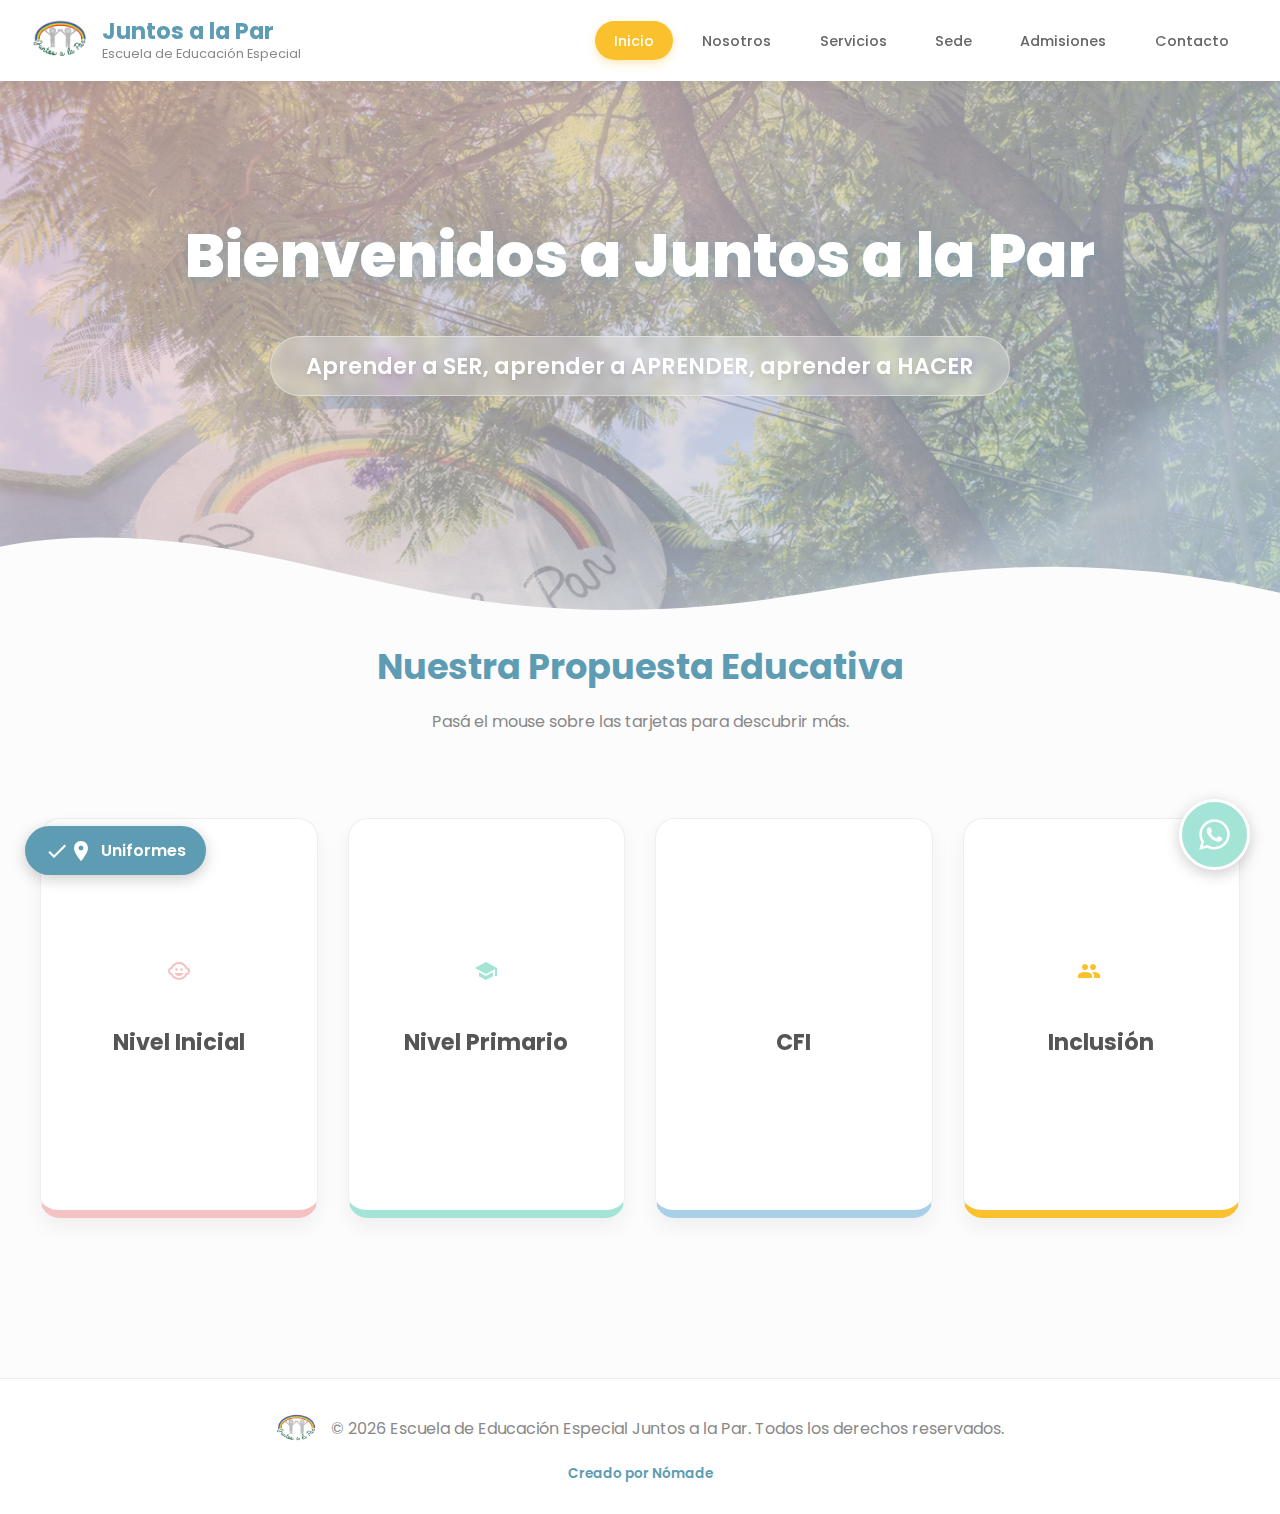
<file: index.html>
<!DOCTYPE html>
<html lang="es">
<head>
    <meta charset="UTF-8">
    <meta name="viewport" content="width=device-width, initial-scale=1.0">
    <title>Inicio - Juntos a la Par</title>
    <link rel="icon" href="img/logo.png" type="image/png">
    <link rel="stylesheet" href="style.css">
    <link href="https://fonts.googleapis.com/icon?family=Material+Icons" rel="stylesheet">
</head>
<body>

       <header>
    <a href="index.html" class="logo-container">
        <img src="img/logo.png" alt="Logo Juntos a la Par" class="logo-img-header">
        <div class="logo-texto">
            <h1>Juntos a la Par</h1>
            <span>Escuela de Educación Especial</span>
        </div>
    </a>
    
    <nav>
        <ul id="menu-lista">
            <li><a href="index"class="activo">Inicio</a></li>
            <li><a href="nosotros">Nosotros</a></li>
            <li><a href="servicios">Servicios</a></li>
            <li><a href="sede">Sede</a></li>
            <li><a href="admisiones">Admisiones</a></li>
            <li><a href="contacto">Contacto</a></li>
        </ul>
    </nav>
    
    <div class="hamburger" id="menu-toggle">
        <span class="bar"></span>
        <span class="bar"></span>
        <span class="bar"></span>
    </div>
</header>

    <div class="hero">
        <h2>Bienvenidos a Juntos a la Par</h2>
        <p>Aprender a SER, aprender a APRENDER, aprender a HACER</p>

        <div class="custom-shape-divider-bottom-1">
            <svg data-name="Layer 1" xmlns="http://www.w3.org/2000/svg" viewBox="0 0 1200 120" preserveAspectRatio="none">
                <path d="M321.39,56.44c58-10.79,114.16-30.13,172-41.86,82.39-16.72,168.19-17.73,250.45-.39C823.78,31,906.67,72,985.66,92.83c70.05,18.48,146.53,26.09,214.34,3V0H0V27.35A600.21,600.21,0,0,0,321.39,56.44Z" class="shape-fill"></path>
            </svg>
        </div>
    </div>

    <main>
        <h2 class="titulo-seccion">Nuestra Propuesta Educativa</h2>
        <p class="subtitulo-seccion">Pasá el mouse sobre las tarjetas para descubrir más.</p>

        <section class="tarjetas-container">

            <div class="flip-card">
                <div class="flip-card-inner">
                    <div class="flip-card-front borde-rosa">
                        <span class="material-icons icono-tarjeta" style="color: var(--color-rosa);">child_care</span>
                        <h3>Nivel Inicial</h3>
                    </div>
                    <div class="flip-card-back bg-inicial">
                        <h3>Nivel Inicial</h3>
                        <p>Atención en Sede e Inclusión Educativa.</p>
                        <p>Jornada simple.</p>
                        <p>Contención y aprendizaje desde los primeros pasos.</p>
                    </div>
                </div>
            </div>

            <div class="flip-card">
                <div class="flip-card-inner">
                    <div class="flip-card-front borde-verde">
                        <span class="material-icons icono-tarjeta" style="color: var(--color-verde);">school</span>
                        <h3>Nivel Primario</h3>
                    </div>
                    <div class="flip-card-back bg-primaria">
                        <h3>Primaria 1° y 2° ciclo</h3>
                        <p>Abordaje integral pedagógico.</p>
                        <p>Articulación con talleres de Iniciación Laboral en 2° ciclo.</p>
                        <p>Jornada simple o doble.</p>
                    </div>
                </div>
            </div>

            <div class="flip-card">
                <div class="flip-card-inner">
                    <div class="flip-card-front borde-azul">
                        <span class="material-icons icono-tarjeta" style="color: var(--color-azul);">engineering</span>
                        <h3>CFI</h3>
                    </div>
                    <div class="flip-card-back bg-cfi">
                        <h3>Formación Integral</h3>
                        <p>Para adolescentes y jóvenes.</p>
                        <p>Talleres de sublimación, cerámica, cocina y huerta.</p>
                        <p>Preparación para el mundo del trabajo.</p>
                    </div>
                </div>
            </div>

            <div class="flip-card">
                <div class="flip-card-inner">
                    <div class="flip-card-front borde-amarillo">
                        <span class="material-icons icono-tarjeta" style="color: var(--color-amarillo);">groups</span>
                        <h3>Inclusión</h3>
                    </div>
                    <div class="flip-card-back bg-inclusion">
                        <h3>Inclusión Educativa</h3>
                        <p>Acompañamiento en Escuelas de Nivel.</p>
                        <p>Docentes de Apoyo (DAI).</p>
                        <p>Trabajo en equipo con las instituciones.</p>
                    </div>
                </div>
            </div>

        </section>
    </main>

    <a href="https://wa.me/5491131419499" class="btn-whatsapp-flotante" target="_blank">
        <svg xmlns="http://www.w3.org/2000/svg" viewBox="0 0 448 512"><path d="M380.9 97.1C339 55.1 283.2 32 223.9 32c-122.4 0-222 99.6-222 222 0 39.1 10.2 77.3 29.6 111L0 480l117.7-30.9c32.4 17.7 68.9 27 106.1 27h.1c122.3 0 224.1-99.6 224.1-222 0-59.3-25.2-115-67.1-157zm-157 341.6c-33.2 0-65.7-8.9-94-25.7l-6.7-4-69.8 18.3L72 359.2l-4.4-7c-18.5-29.4-28.2-63.3-28.2-98.2 0-101.7 82.8-184.5 184.6-184.5 49.3 0 95.6 19.2 130.4 54.1 34.8 34.9 56.2 81.2 56.1 130.5 0 101.8-84.9 184.6-186.6 184.6zm101.2-138.2c-5.5-2.8-32.8-16.2-37.9-18-5.1-1.9-8.8-2.8-12.5 2.8-3.7 5.6-14.3 18-17.6 21.8-3.2 3.7-6.5 4.2-12 1.4-32.6-16.3-54-29.1-75.5-66-5.7-9.8 5.7-9.1 16.3-30.3 1.8-3.7 .9-6.9-.5-9.7-1.4-2.8-12.5-30.1-17.1-41.2-4.5-10.8-9.1-9.3-12.5-9.5-3.2-.2-6.9-.2-10.6-.2-3.7 0-9.7 1.4-14.8 6.9-5.1 5.6-19.4 19-19.4 46.3 0 27.3 19.9 53.7 22.6 57.4 2.8 3.7 39.1 59.7 94.8 83.8 35.2 15.2 49 16.5 66.6 13.9 10.7-1.6 32.8-13.4 37.4-26.4 4.6-13 4.6-24.1 3.2-26.4-1.3-2.5-5-3.9-10.5-6.6z"/></svg>
    </a>

   <footer>
    <div class="footer-linea-superior">
        <img src="img/logo.png" alt="Logo Juntos a la Par" class="logo-img-footer">
        <span>© 2026 Escuela de Educación Especial Juntos a la Par. Todos los derechos reservados.</span>
    </div>
    
    <div class="footer-creditos">
        <a href="https://www.somosnomade.com.ar/" target="_blank">Creado por Nómade</a>
    </div>
</footer>
<script>
    const menuToggle = document.getElementById('menu-toggle');
    const menuLista = document.getElementById('menu-lista');

    menuToggle.addEventListener('click', () => {
        menuLista.classList.toggle('activo');
    });
</script>
<a href="uniformes" class="btn-flotante-uniformes">
        <span class="material-icons">checkroom</span>
        <span class="texto-btn-uniformes">Uniformes</span>
    </a>
</body> </html>
</body>

</html>
</file>
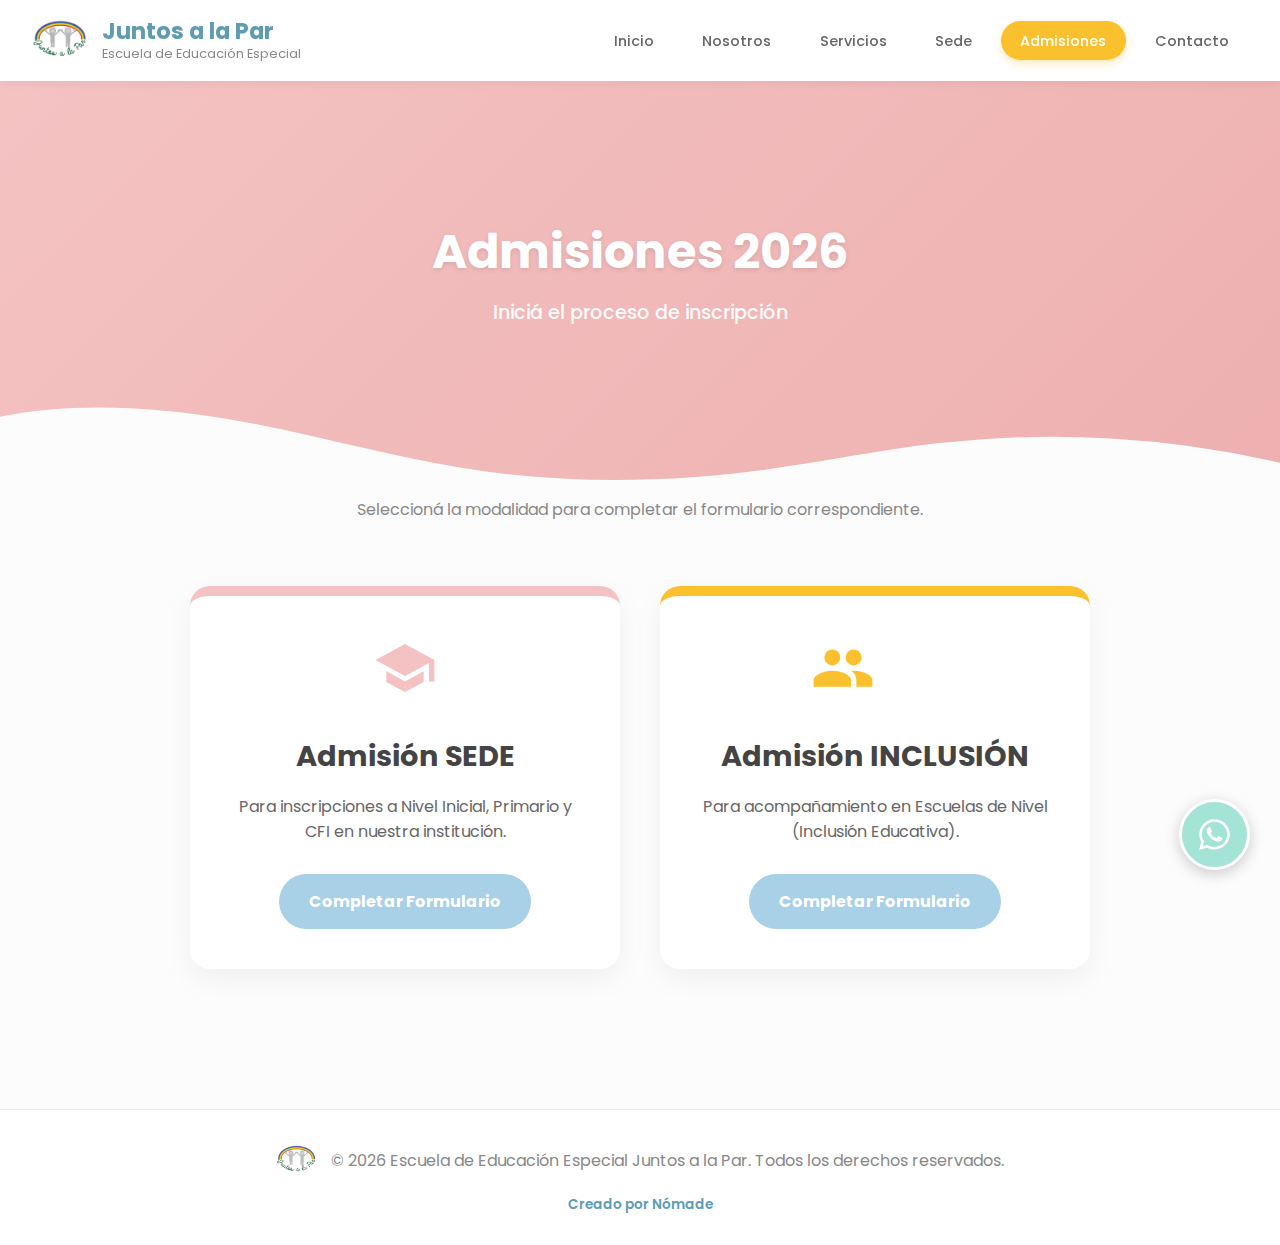
<file: admisiones.html>
<!DOCTYPE html>
<html lang="es">
<head>
    <meta charset="UTF-8">
    <meta name="viewport" content="width=device-width, initial-scale=1.0">
    <title>Admisiones 2026 - Juntos a la Par</title>
    <link rel="icon" href="img/logo.png" type="image/png">
    <link rel="stylesheet" href="style.css">
    <link href="https://fonts.googleapis.com/icon?family=Material+Icons" rel="stylesheet">
    <style>
        /* Estilos de las tarjetas de admisión */
        .grid-admision {
            display: grid;
            grid-template-columns: 1fr 1fr;
            gap: 40px;
            max-width: 900px;
            margin: 0 auto;
        }
        .card-admision {
            background: white;
            border-radius: 20px;
            padding: 40px;
            text-align: center;
            box-shadow: 0 10px 30px rgba(0,0,0,0.05);
            transition: 0.3s;
            border-top: 10px solid #ccc;
        }
        .card-admision:hover { transform: translateY(-5px); box-shadow: 0 15px 40px rgba(0,0,0,0.1); }
        
        .card-admision h3 { font-size: 1.8rem; margin-bottom: 10px; color: #444; }
        .card-admision p { color: #666; margin-bottom: 30px; }

        .btn-abrir-form {
            display: inline-block;
            padding: 15px 30px;
            background-color: var(--color-azul);
            color: white;
            text-decoration: none;
            border-radius: 50px;
            font-weight: bold;
            cursor: pointer;
            transition: 0.3s;
        }
        .btn-abrir-form:hover { background-color: #8bbdd6; transform: scale(1.05); }

        .borde-sede { border-color: var(--color-rosa); }
        .borde-inclusion { border-color: var(--color-amarillo); }

        @media (max-width: 768px) { .grid-admision { grid-template-columns: 1fr; } }
    </style>
</head>
<body>

      <header>
    <a href="index.html" class="logo-container">
        <img src="img/logo.png" alt="Logo Juntos a la Par" class="logo-img-header">
        <div class="logo-texto">
            <h1>Juntos a la Par</h1>
            <span>Escuela de Educación Especial</span>
        </div>
    </a>
    
    <nav>
        <ul id="menu-lista">
            <li><a href="index.html">Inicio</a></li>
            <li><a href="nosotros.html">Nosotros</a></li>
            <li><a href="servicios.html">Servicios</a></li>
            <li><a href="sede.html">Sede</a></li>
            <li><a href="admisiones.html"class="activo">Admisiones</a></li>
            <li><a href="contacto.html">Contacto</a></li>
        </ul>
    </nav>
    
    <div class="hamburger" id="menu-toggle">
        <span class="bar"></span>
        <span class="bar"></span>
        <span class="bar"></span>
    </div>
</header>

    <div class="hero-inner" style="background: linear-gradient(135deg, #F4C2C2, #eeb0b0);">
        <h2>Admisiones 2026</h2>
        <p>Iniciá el proceso de inscripción</p>
        <div class="custom-shape-divider-bottom-1">
            <svg data-name="Layer 1" xmlns="http://www.w3.org/2000/svg" viewBox="0 0 1200 120" preserveAspectRatio="none">
                <path d="M321.39,56.44c58-10.79,114.16-30.13,172-41.86,82.39-16.72,168.19-17.73,250.45-.39C823.78,31,906.67,72,985.66,92.83c70.05,18.48,146.53,26.09,214.34,3V0H0V27.35A600.21,600.21,0,0,0,321.39,56.44Z" class="shape-fill"></path>
            </svg>
        </div>
    </div>

    <main>
        <p class="subtitulo-seccion">Seleccioná la modalidad para completar el formulario correspondiente.</p>

        <div class="grid-admision">
            <div class="card-admision borde-sede">
                <span class="material-icons" style="font-size: 4rem; color: var(--color-rosa);">school</span>
                <h3>Admisión SEDE</h3>
                <p>Para inscripciones a Nivel Inicial, Primario y CFI en nuestra institución.</p>
                <div class="btn-abrir-form" onclick="abrirModal('modalSede')">Completar Formulario</div>
            </div>

            <div class="card-admision borde-inclusion">
                <span class="material-icons" style="font-size: 4rem; color: var(--color-amarillo);">groups</span>
                <h3>Admisión INCLUSIÓN</h3>
                <p>Para acompañamiento en Escuelas de Nivel (Inclusión Educativa).</p>
                <div class="btn-abrir-form" onclick="abrirModal('modalInclusion')">Completar Formulario</div>
            </div>
        </div>
    </main>

    <div id="modalSede" class="modal-overlay">
        <div class="modal-contenido">
            <span class="cerrar-modal" onclick="cerrarModal('modalSede')">&times;</span>
            <iframe class="iframe-container" src="https://docs.google.com/forms/d/e/1FAIpQLSdl8ovUE-dqh77HlB_yPuUBE2BPqcUks_4c6uuK98f8MN0ztQ/viewform?embedded=true">Cargando…</iframe>
        </div>
    </div>

    <div id="modalInclusion" class="modal-overlay">
        <div class="modal-contenido">
            <span class="cerrar-modal" onclick="cerrarModal('modalInclusion')">&times;</span>
            <iframe class="iframe-container" src="https://docs.google.com/forms/d/e/1FAIpQLScASCCdtsHdtinxKluHUAis06FYvACSCIF-iQbH3Ivu44VbtQ/viewform?embedded=true">Cargando…</iframe>
        </div>
    </div>

    <a href="https://wa.me/5491131419499" class="btn-whatsapp-flotante" target="_blank">
        <svg xmlns="http://www.w3.org/2000/svg" viewBox="0 0 448 512"><path d="M380.9 97.1C339 55.1 283.2 32 223.9 32c-122.4 0-222 99.6-222 222 0 39.1 10.2 77.3 29.6 111L0 480l117.7-30.9c32.4 17.7 68.9 27 106.1 27h.1c122.3 0 224.1-99.6 224.1-222 0-59.3-25.2-115-67.1-157zm-157 341.6c-33.2 0-65.7-8.9-94-25.7l-6.7-4-69.8 18.3L72 359.2l-4.4-7c-18.5-29.4-28.2-63.3-28.2-98.2 0-101.7 82.8-184.5 184.6-184.5 49.3 0 95.6 19.2 130.4 54.1 34.8 34.9 56.2 81.2 56.1 130.5 0 101.8-84.9 184.6-186.6 184.6zm101.2-138.2c-5.5-2.8-32.8-16.2-37.9-18-5.1-1.9-8.8-2.8-12.5 2.8-3.7 5.6-14.3 18-17.6 21.8-3.2 3.7-6.5 4.2-12 1.4-32.6-16.3-54-29.1-75.5-66-5.7-9.8 5.7-9.1 16.3-30.3 1.8-3.7 .9-6.9-.5-9.7-1.4-2.8-12.5-30.1-17.1-41.2-4.5-10.8-9.1-9.3-12.5-9.5-3.2-.2-6.9-.2-10.6-.2-3.7 0-9.7 1.4-14.8 6.9-5.1 5.6-19.4 19-19.4 46.3 0 27.3 19.9 53.7 22.6 57.4 2.8 3.7 39.1 59.7 94.8 83.8 35.2 15.2 49 16.5 66.6 13.9 10.7-1.6 32.8-13.4 37.4-26.4 4.6-13 4.6-24.1 3.2-26.4-1.3-2.5-5-3.9-10.5-6.6z"/></svg>
    </a>

    <footer>
    <div class="footer-linea-superior">
        <img src="img/logo.png" alt="Logo Juntos a la Par" class="logo-img-footer">
        <span>© 2026 Escuela de Educación Especial Juntos a la Par. Todos los derechos reservados.</span>
    </div>
    
    <div class="footer-creditos">
        <a href="https://www.somosnomade.com.ar" target="_blank">Creado por Nómade</a>
    </div>
</footer>

    <script>
        function abrirModal(id) { document.getElementById(id).style.display = 'flex'; }
        function cerrarModal(id) { document.getElementById(id).style.display = 'none'; }
        // Cerrar si se hace click afuera
        window.onclick = function(event) {
            if (event.target.classList.contains('modal-overlay')) {
                event.target.style.display = "none";
            }
        }
    </script>
    <script>
    const menuToggle = document.getElementById('menu-toggle');
    const menuLista = document.getElementById('menu-lista');

    menuToggle.addEventListener('click', () => {
        menuLista.classList.toggle('activo');
    });
</script>

</body> </html>
</body>

</html>
</file>
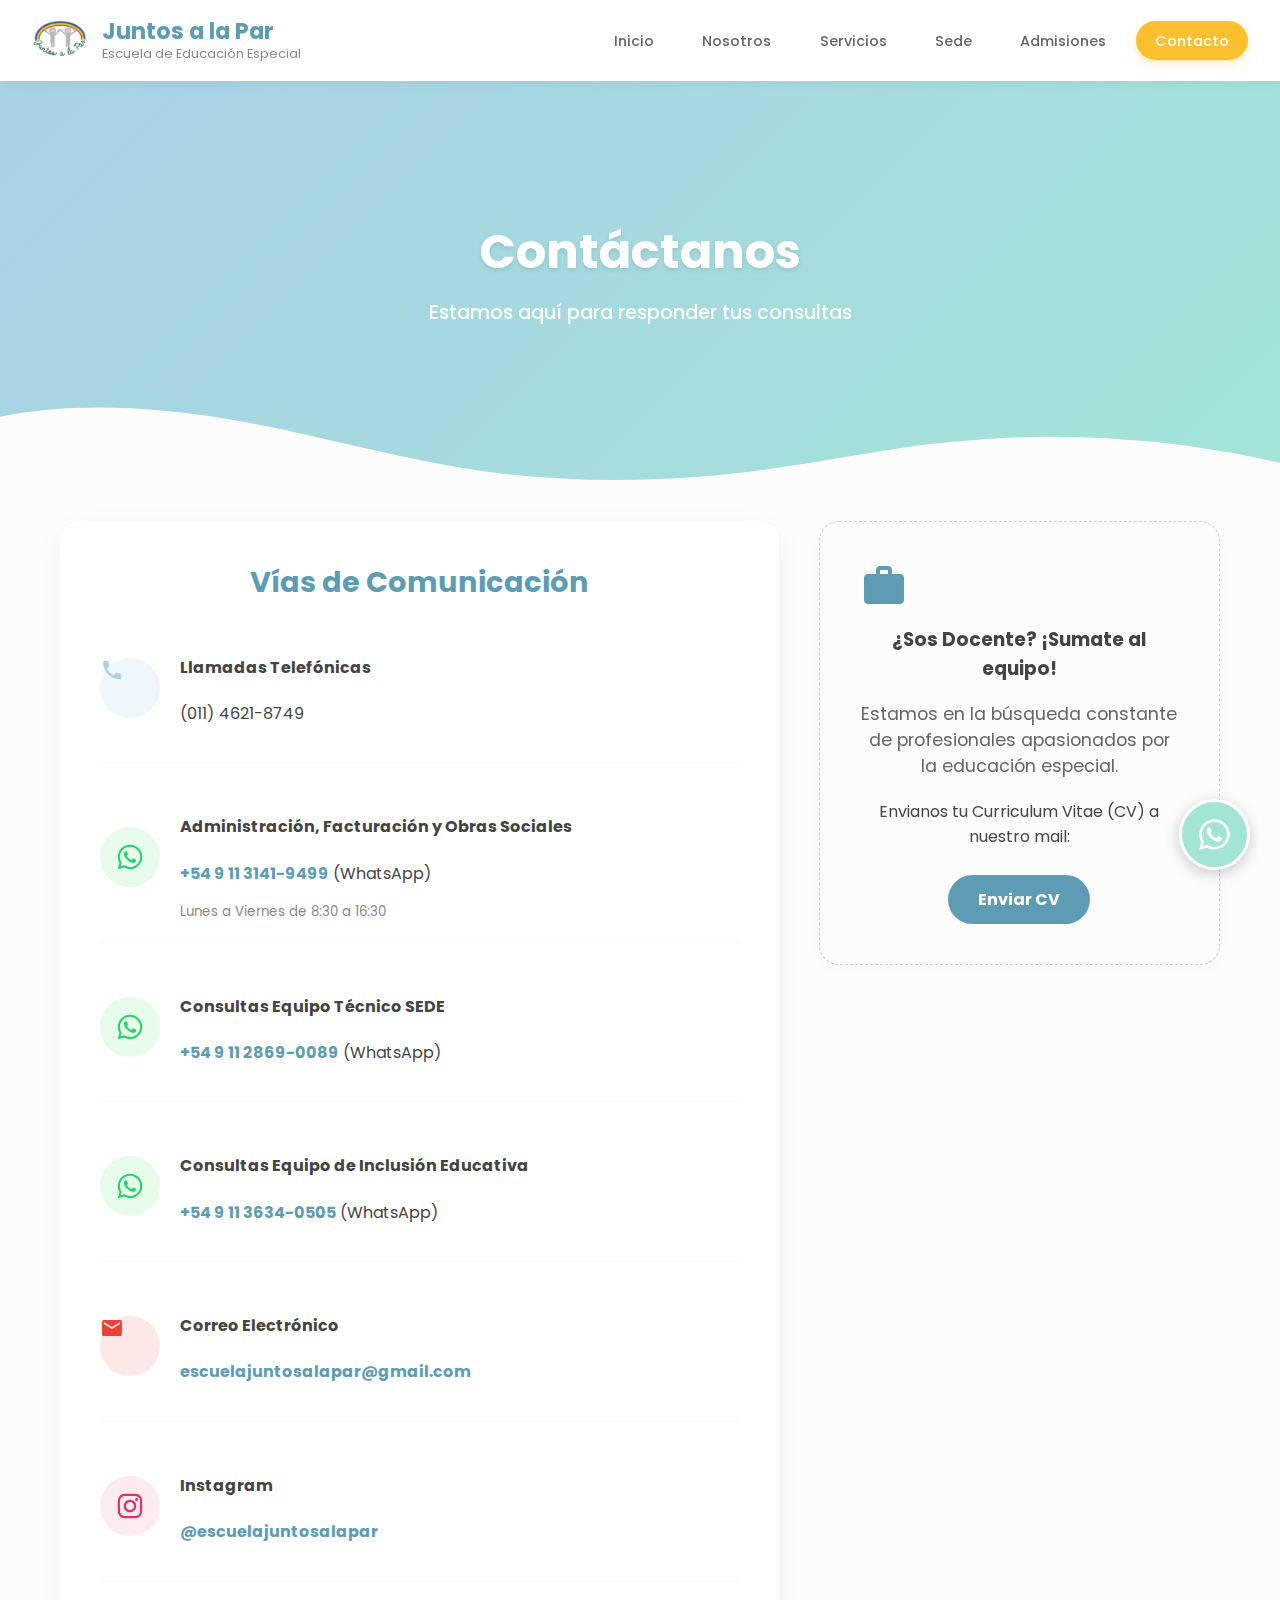
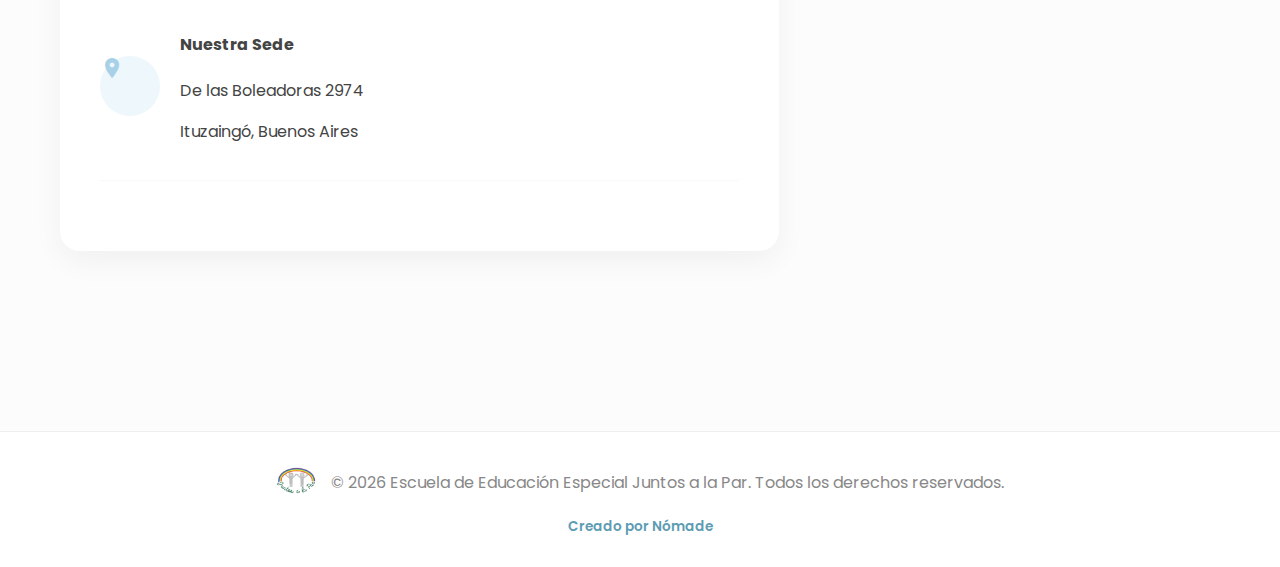
<file: contacto.html>
<!DOCTYPE html>
<html lang="es">
<head>
    <meta charset="UTF-8">
    <meta name="viewport" content="width=device-width, initial-scale=1.0">
    <title>Contacto - Juntos a la Par</title>
    <link rel="icon" href="img/logo.png" type="image/png">
    <link rel="stylesheet" href="style.css">
    <link href="https://fonts.googleapis.com/icon?family=Material+Icons" rel="stylesheet">
    
    <style>
        /* --- ESTILOS PARA LA DISTRIBUCIÓN Y ENLACES --- */
        .contenedor-contacto-layout {
            max-width: 1200px;
            margin: 0 auto;
            padding: 40px 20px;
            display: flex;
            flex-wrap: wrap; /* Permite que bajen si no hay espacio */
            gap: 40px;
            align-items: flex-start;
        }

        .columna-vias {
            flex: 2; /* Ocupa 2 partes del espacio (más ancho) */
            min-width: 300px;
            background: white;
            padding: 40px;
            border-radius: 20px;
            box-shadow: 0 10px 30px rgba(0,0,0,0.05);
        }

        .columna-cv {
            flex: 1; /* Ocupa 1 parte del espacio (más angosto) */
            min-width: 300px;
            background: #fcfcfc;
            padding: 40px;
            border-radius: 20px;
            text-align: center;
            border: 1px dashed #ccc;
            box-shadow: 0 5px 15px rgba(0,0,0,0.02);
            /* Le damos posición pegajosa (sticky) opcional para que acompañe si la página es larga */
            position: sticky;
            top: 100px; 
        }

        /* Quitar el azul genérico de los links y aplicar diseño de la web */
        .dato-texto a {
            color: #5D9CB3; /* Tu color institucional */
            text-decoration: none;
            font-weight: 700;
            transition: color 0.3s;
        }

        .dato-texto a:hover {
            color: #f7b14c; /* Naranja/dorado al pasar el mouse */
            text-decoration: underline;
        }
    </style>
</head>
<body>

    <header>
        <a href="index.html" class="logo-container">
            <img src="img/logo.png" alt="Logo Juntos a la Par" class="logo-img-header">
            <div class="logo-texto">
                <h1>Juntos a la Par</h1>
                <span>Escuela de Educación Especial</span>
            </div>
        </a>
        
        <nav>
            <ul id="menu-lista">
                <li><a href="index">Inicio</a></li>
                <li><a href="nosotros">Nosotros</a></li>
                <li><a href="servicios">Servicios</a></li>
                <li><a href="sede">Sede</a></li>
                <li><a href="admisiones">Admisiones</a></li>
                <li><a href="contacto" class="activo">Contacto</a></li>
            </ul>
        </nav>
        
        <div class="hamburger" id="menu-toggle">
            <span class="bar"></span>
            <span class="bar"></span>
            <span class="bar"></span>
        </div>
    </header>

    <div class="hero-inner" style="background: linear-gradient(135deg, #A8D0E6, #A3E4D7);">
        <h2>Contáctanos</h2>
        <p>Estamos aquí para responder tus consultas</p>
        <div class="custom-shape-divider-bottom-1">
            <svg data-name="Layer 1" xmlns="http://www.w3.org/2000/svg" viewBox="0 0 1200 120" preserveAspectRatio="none">
                <path d="M321.39,56.44c58-10.79,114.16-30.13,172-41.86,82.39-16.72,168.19-17.73,250.45-.39C823.78,31,906.67,72,985.66,92.83c70.05,18.48,146.53,26.09,214.34,3V0H0V27.35A600.21,600.21,0,0,0,321.39,56.44Z" class="shape-fill"></path>
            </svg>
        </div>
    </div>

    <main>
        <div class="contenedor-contacto-layout">
            
            <div class="columna-vias">
                <h3 style="margin-top: 0; margin-bottom: 30px; color: #5D9CB3; font-size: 1.8rem; text-align: center;">Vías de Comunicación</h3>
                
                <div class="dato-item">
                    <span class="material-icons icono-contacto ico-azul">phone</span>
                    <div class="dato-texto">
                        <h4>Llamadas Telefónicas</h4>
                        <p>(011) 4621-8749</p>
                    </div>
                </div>

                <div class="dato-item">
                    <div class="icono-contacto ico-verde">
                        <svg class="icono-svg" xmlns="http://www.w3.org/2000/svg" viewBox="0 0 448 512"><path d="M380.9 97.1C339 55.1 283.2 32 223.9 32c-122.4 0-222 99.6-222 222 0 39.1 10.2 77.3 29.6 111L0 480l117.7-30.9c32.4 17.7 68.9 27 106.1 27h.1c122.3 0 224.1-99.6 224.1-222 0-59.3-25.2-115-67.1-157zm-157 341.6c-33.2 0-65.7-8.9-94-25.7l-6.7-4-69.8 18.3L72 359.2l-4.4-7c-18.5-29.4-28.2-63.3-28.2-98.2 0-101.7 82.8-184.5 184.6-184.5 49.3 0 95.6 19.2 130.4 54.1 34.8 34.9 56.2 81.2 56.1 130.5 0 101.8-84.9 184.6-186.6 184.6zm101.2-138.2c-5.5-2.8-32.8-16.2-37.9-18-5.1-1.9-8.8-2.8-12.5 2.8-3.7 5.6-14.3 18-17.6 21.8-3.2 3.7-6.5 4.2-12 1.4-32.6-16.3-54-29.1-75.5-66-5.7-9.8 5.7-9.1 16.3-30.3 1.8-3.7 .9-6.9-.5-9.7-1.4-2.8-12.5-30.1-17.1-41.2-4.5-10.8-9.1-9.3-12.5-9.5-3.2-.2-6.9-.2-10.6-.2-3.7 0-9.7 1.4-14.8 6.9-5.1 5.6-19.4 19-19.4 46.3 0 27.3 19.9 53.7 22.6 57.4 2.8 3.7 39.1 59.7 94.8 83.8 35.2 15.2 49 16.5 66.6 13.9 10.7-1.6 32.8-13.4 37.4-26.4 4.6-13 4.6-24.1 3.2-26.4-1.3-2.5-5-3.9-10.5-6.6z"/></svg>
                    </div>
                    <div class="dato-texto">
                        <h4>Administración, Facturación y Obras Sociales</h4>
                        <p><a href="https://wa.me/5491131419499" target="_blank">+54 9 11 3141-9499</a> (WhatsApp)</p>
                        <small style="display:block; margin-top:5px; color:#888;">Lunes a Viernes de 8:30 a 16:30</small>
                    </div>
                </div>

                <div class="dato-item">
                    <div class="icono-contacto ico-verde">
                        <svg class="icono-svg" xmlns="http://www.w3.org/2000/svg" viewBox="0 0 448 512"><path d="M380.9 97.1C339 55.1 283.2 32 223.9 32c-122.4 0-222 99.6-222 222 0 39.1 10.2 77.3 29.6 111L0 480l117.7-30.9c32.4 17.7 68.9 27 106.1 27h.1c122.3 0 224.1-99.6 224.1-222 0-59.3-25.2-115-67.1-157zm-157 341.6c-33.2 0-65.7-8.9-94-25.7l-6.7-4-69.8 18.3L72 359.2l-4.4-7c-18.5-29.4-28.2-63.3-28.2-98.2 0-101.7 82.8-184.5 184.6-184.5 49.3 0 95.6 19.2 130.4 54.1 34.8 34.9 56.2 81.2 56.1 130.5 0 101.8-84.9 184.6-186.6 184.6zm101.2-138.2c-5.5-2.8-32.8-16.2-37.9-18-5.1-1.9-8.8-2.8-12.5 2.8-3.7 5.6-14.3 18-17.6 21.8-3.2 3.7-6.5 4.2-12 1.4-32.6-16.3-54-29.1-75.5-66-5.7-9.8 5.7-9.1 16.3-30.3 1.8-3.7 .9-6.9-.5-9.7-1.4-2.8-12.5-30.1-17.1-41.2-4.5-10.8-9.1-9.3-12.5-9.5-3.2-.2-6.9-.2-10.6-.2-3.7 0-9.7 1.4-14.8 6.9-5.1 5.6-19.4 19-19.4 46.3 0 27.3 19.9 53.7 22.6 57.4 2.8 3.7 39.1 59.7 94.8 83.8 35.2 15.2 49 16.5 66.6 13.9 10.7-1.6 32.8-13.4 37.4-26.4 4.6-13 4.6-24.1 3.2-26.4-1.3-2.5-5-3.9-10.5-6.6z"/></svg>
                    </div>
                    <div class="dato-texto">
                        <h4>Consultas Equipo Técnico SEDE</h4>
                        <p><a href="https://wa.me/5491128690089" target="_blank">+54 9 11 2869-0089</a> (WhatsApp)</p>
                    </div>
                </div>

                <div class="dato-item">
                    <div class="icono-contacto ico-verde">
                        <svg class="icono-svg" xmlns="http://www.w3.org/2000/svg" viewBox="0 0 448 512"><path d="M380.9 97.1C339 55.1 283.2 32 223.9 32c-122.4 0-222 99.6-222 222 0 39.1 10.2 77.3 29.6 111L0 480l117.7-30.9c32.4 17.7 68.9 27 106.1 27h.1c122.3 0 224.1-99.6 224.1-222 0-59.3-25.2-115-67.1-157zm-157 341.6c-33.2 0-65.7-8.9-94-25.7l-6.7-4-69.8 18.3L72 359.2l-4.4-7c-18.5-29.4-28.2-63.3-28.2-98.2 0-101.7 82.8-184.5 184.6-184.5 49.3 0 95.6 19.2 130.4 54.1 34.8 34.9 56.2 81.2 56.1 130.5 0 101.8-84.9 184.6-186.6 184.6zm101.2-138.2c-5.5-2.8-32.8-16.2-37.9-18-5.1-1.9-8.8-2.8-12.5 2.8-3.7 5.6-14.3 18-17.6 21.8-3.2 3.7-6.5 4.2-12 1.4-32.6-16.3-54-29.1-75.5-66-5.7-9.8 5.7-9.1 16.3-30.3 1.8-3.7 .9-6.9-.5-9.7-1.4-2.8-12.5-30.1-17.1-41.2-4.5-10.8-9.1-9.3-12.5-9.5-3.2-.2-6.9-.2-10.6-.2-3.7 0-9.7 1.4-14.8 6.9-5.1 5.6-19.4 19-19.4 46.3 0 27.3 19.9 53.7 22.6 57.4 2.8 3.7 39.1 59.7 94.8 83.8 35.2 15.2 49 16.5 66.6 13.9 10.7-1.6 32.8-13.4 37.4-26.4 4.6-13 4.6-24.1 3.2-26.4-1.3-2.5-5-3.9-10.5-6.6z"/></svg>
                    </div>
                    <div class="dato-texto">
                        <h4>Consultas Equipo de Inclusión Educativa</h4>
                        <p><a href="https://wa.me/5491136340505" target="_blank">+54 9 11 3634-0505</a> (WhatsApp)</p>
                    </div>
                </div>

                <div class="dato-item">
                    <span class="material-icons icono-contacto ico-rojo">email</span>
                    <div class="dato-texto">
                        <h4>Correo Electrónico</h4>
                        <p><a href="mailto:escuelajuntosalapar@gmail.com">escuelajuntosalapar@gmail.com</a></p>
                    </div>
                </div>

                <div class="dato-item">
                    <div class="icono-contacto ico-rosa">
                        <svg class="icono-svg" xmlns="http://www.w3.org/2000/svg" viewBox="0 0 448 512"><path d="M224.1 141c-63.6 0-114.9 51.3-114.9 114.9s51.3 114.9 114.9 114.9S339 319.5 339 255.9 287.7 141 224.1 141zm0 189.6c-41.1 0-74.7-33.5-74.7-74.7s33.5-74.7 74.7-74.7 74.7 33.5 74.7 74.7-33.5 74.7-74.7 74.7zm146.4-194.3c0 14.9-12 26.8-26.8 26.8-14.9 0-26.8-12-26.8-26.8s12-26.8 26.8-26.8 26.8 12 26.8 26.8zm76.1 27.2c-1.7-35.9-9.9-67.7-36.2-93.9-26.2-26.2-58-34.4-93.9-36.2-37-2.1-147.9-2.1-184.9 0-35.8 1.7-67.6 9.9-93.9 36.1s-34.4 58-36.2 93.9c-2.1 37-2.1 147.9 0 184.9 1.7 35.9 9.9 67.7 36.2 93.9s58 34.4 93.9 36.2c37 2.1 147.9 2.1 184.9 0 35.9-1.7 67.7-9.9 93.9-36.2 26.2-26.2 34.4-58 36.2-93.9 2.1-37 2.1-147.9 0-184.9zM398.8 388c-7.8 19.6-22.9 34.7-42.6 42.6-29.5 11.7-99.5 9-132.1 9s-102.7 2.6-132.1-9c-19.6-7.8-34.7-22.9-42.6-42.6-11.7-29.5-9-99.5-9-132.1s-2.6-102.7 9-132.1c7.8-19.6 22.9-34.7 42.6-42.6 29.5-11.7 99.5-9 132.1-9s102.7-2.6 132.1 9c19.6 7.8 34.7 22.9 42.6 42.6 11.7 29.5 9 99.5 9 132.1s2.7 102.7-9 132.1z"/></svg>
                    </div>
                    <div class="dato-texto">
                        <h4>Instagram</h4>
                        <p><a href="https://www.instagram.com/escuelajuntosalapar/" target="_blank">@escuelajuntosalapar</a></p>
                    </div>
                </div>

                <div class="dato-item">
                    <span class="material-icons icono-contacto ico-azul">location_on</span>
                    <div class="dato-texto">
                        <h4>Nuestra Sede</h4>
                        <p>De las Boleadoras 2974</p>
                        <p>Ituzaingó, Buenos Aires</p>
                    </div>
                </div>
            </div> <div class="columna-cv">
                <span class="material-icons" style="font-size: 3rem; color: #5D9CB3; margin-bottom: 15px;">work_outline</span>
                <h3 style="color: #444; margin-top: 0;">¿Sos Docente? ¡Sumate al equipo!</h3>
                <p style="font-size: 1.1rem; color: #666; margin-bottom: 20px;">Estamos en la búsqueda constante de profesionales apasionados por la educación especial.</p>
                <p>Envianos tu Curriculum Vitae (CV) a nuestro mail:</p>
                <a href="mailto:escuelajuntosalapar@gmail.com" style="display: inline-block; background-color: #5D9CB3; color: white; padding: 12px 30px; border-radius: 50px; text-decoration: none; font-weight: bold; transition: background-color 0.3s; margin-top: 10px;">Enviar CV</a>
            </div> </div> </main>

    <a href="https://wa.me/5491131419499" class="btn-whatsapp-flotante" target="_blank">
        <svg xmlns="http://www.w3.org/2000/svg" viewBox="0 0 448 512"><path d="M380.9 97.1C339 55.1 283.2 32 223.9 32c-122.4 0-222 99.6-222 222 0 39.1 10.2 77.3 29.6 111L0 480l117.7-30.9c32.4 17.7 68.9 27 106.1 27h.1c122.3 0 224.1-99.6 224.1-222 0-59.3-25.2-115-67.1-157zm-157 341.6c-33.2 0-65.7-8.9-94-25.7l-6.7-4-69.8 18.3L72 359.2l-4.4-7c-18.5-29.4-28.2-63.3-28.2-98.2 0-101.7 82.8-184.5 184.6-184.5 49.3 0 95.6 19.2 130.4 54.1 34.8 34.9 56.2 81.2 56.1 130.5 0 101.8-84.9 184.6-186.6 184.6zm101.2-138.2c-5.5-2.8-32.8-16.2-37.9-18-5.1-1.9-8.8-2.8-12.5 2.8-3.7 5.6-14.3 18-17.6 21.8-3.2 3.7-6.5 4.2-12 1.4-32.6-16.3-54-29.1-75.5-66-5.7-9.8 5.7-9.1 16.3-30.3 1.8-3.7 .9-6.9-.5-9.7-1.4-2.8-12.5-30.1-17.1-41.2-4.5-10.8-9.1-9.3-12.5-9.5-3.2-.2-6.9-.2-10.6-.2-3.7 0-9.7 1.4-14.8 6.9-5.1 5.6-19.4 19-19.4 46.3 0 27.3 19.9 53.7 22.6 57.4 2.8 3.7 39.1 59.7 94.8 83.8 35.2 15.2 49 16.5 66.6 13.9 10.7-1.6 32.8-13.4 37.4-26.4 4.6-13 4.6-24.1 3.2-26.4-1.3-2.5-5-3.9-10.5-6.6z"/></svg>
    </a>

   <footer>
    <div class="footer-linea-superior">
        <img src="img/logo.png" alt="Logo Juntos a la Par" class="logo-img-footer">
        <span>© 2026 Escuela de Educación Especial Juntos a la Par. Todos los derechos reservados.</span>
    </div>
    
    <div class="footer-creditos">
        <a href="https://www.somosnomade.com.ar/" target="_blank">Creado por Nómade</a>
    </div>
</footer>

<script>
    const menuToggle = document.getElementById('menu-toggle');
    const menuLista = document.getElementById('menu-lista');

    menuToggle.addEventListener('click', () => {
        menuLista.classList.toggle('activo');
    });
</script>

</body>
</html>
</file>
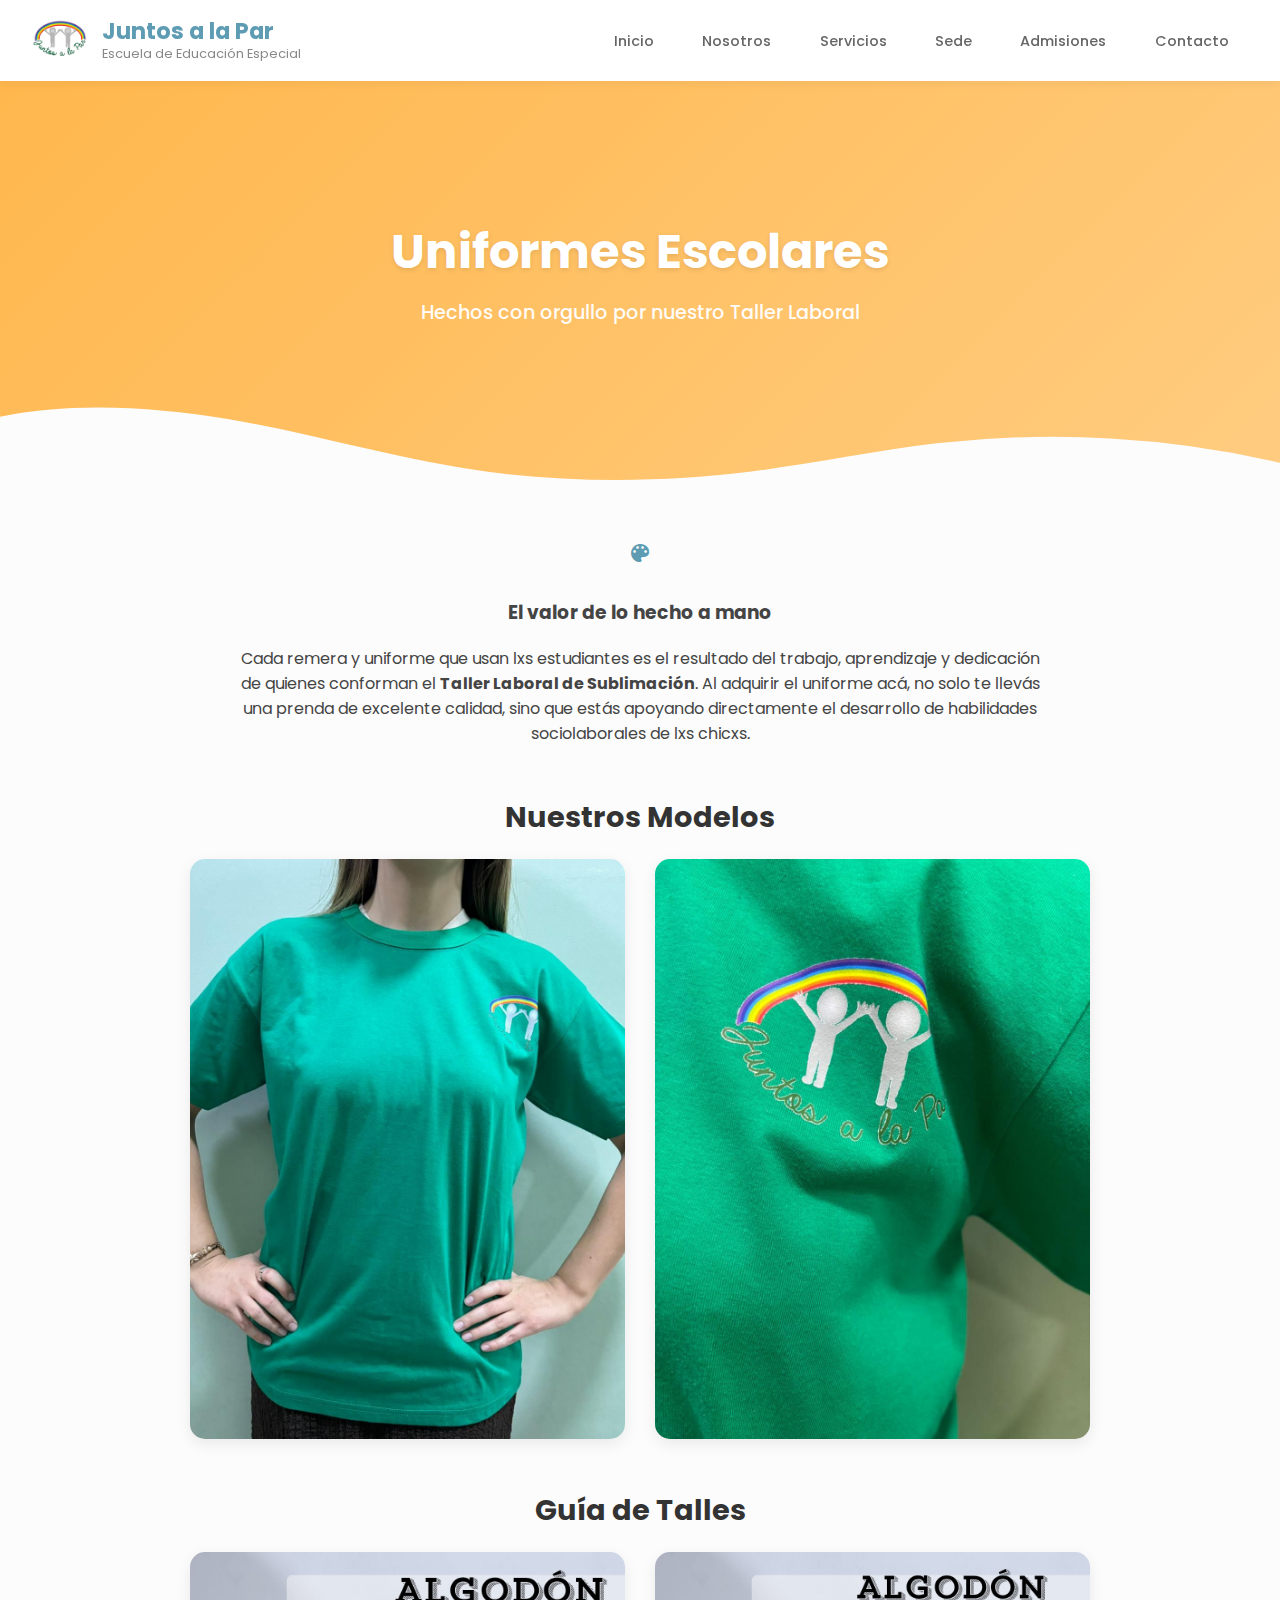
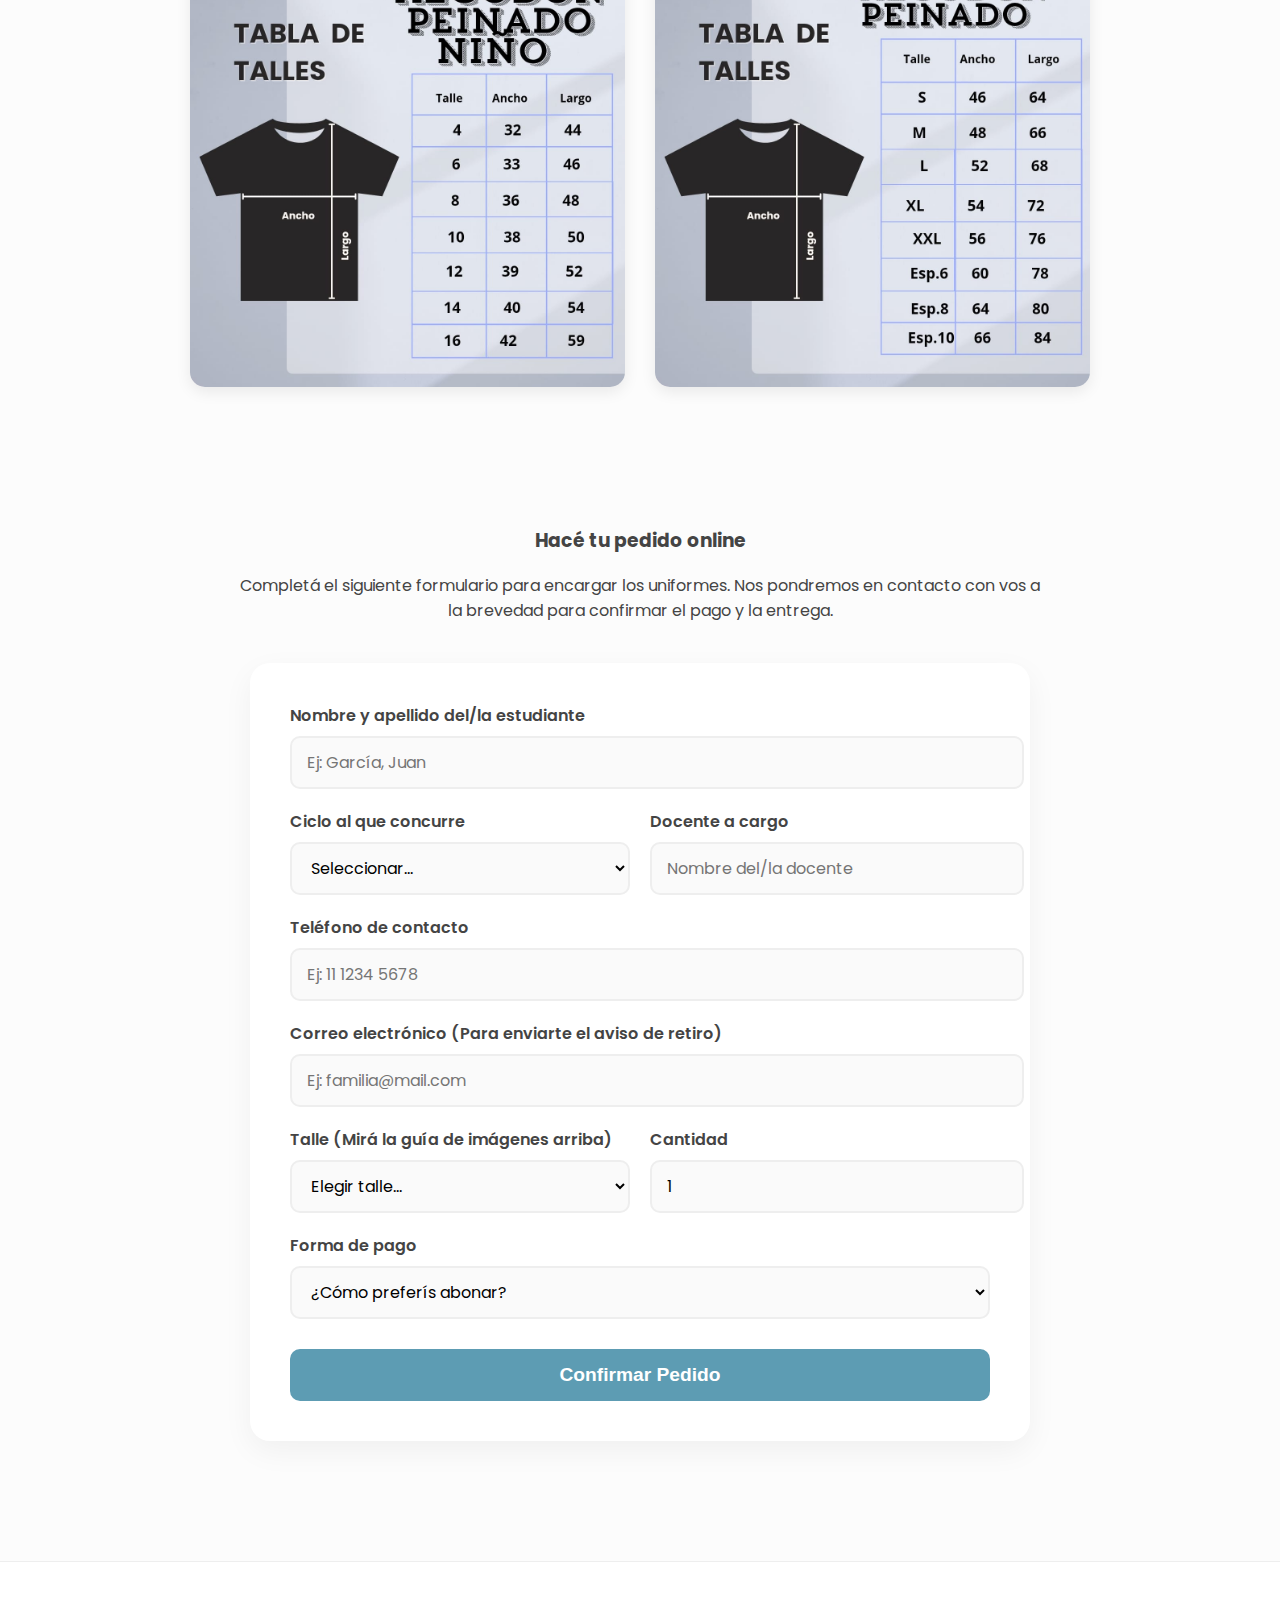
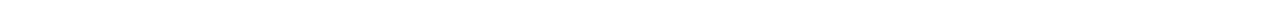
<file: uniformes.html>
<!DOCTYPE html>
<html lang="es">
<head>
    <meta charset="UTF-8">
    <meta name="viewport" content="width=device-width, initial-scale=1.0">
    <title>Uniformes - Juntos a la Par</title>
    <meta name="description" content="Uniformes escolares realizados por el Taller Laboral de Sublimación de la Escuela Juntos a la Par.">
    
    <link rel="stylesheet" href="style.css">
    <link rel="icon" href="img/logo.png" type="image/png">
    <link href="https://fonts.googleapis.com/icon?family=Material+Icons" rel="stylesheet">
</head>
<body>

    <header>
        <a href="/" class="logo-container">
            <img src="img/logo.png" alt="Logo Juntos a la Par" class="logo-img-header">
            <div class="logo-texto">
                <h1>Juntos a la Par</h1>
                <span>Escuela de Educación Especial</span>
            </div>
        </a>
        <nav>
            <ul id="menu-lista">
                <li><a href="/">Inicio</a></li>
                <li><a href="/nosotros">Nosotros</a></li>
                <li><a href="/servicios">Servicios</a></li>
                <li><a href="/sede">Sede</a></li>
                <li><a href="/admisiones">Admisiones</a></li>
                <li><a href="/contacto">Contacto</a></li>
            </ul>
        </nav>
        <div class="hamburger" id="menu-toggle">
            <span class="bar"></span>
            <span class="bar"></span>
            <span class="bar"></span>
        </div>
    </header>

    <div class="hero-inner hero-uniformes">
        <h2>Uniformes Escolares</h2>
        <p>Hechos con orgullo por nuestro Taller Laboral</p>
        <div class="custom-shape-divider-bottom-1">
            <svg data-name="Layer 1" xmlns="http://www.w3.org/2000/svg" viewBox="0 0 1200 120" preserveAspectRatio="none">
                <path d="M321.39,56.44c58-10.79,114.16-30.13,172-41.86,82.39-16.72,168.19-17.73,250.45-.39C823.78,31,906.67,72,985.66,92.83c70.05,18.48,146.53,26.09,214.34,3V0H0V27.35A600.21,600.21,0,0,0,321.39,56.44Z" class="shape-fill"></path>
            </svg>
        </div>
    </div>

    <section class="seccion-taller">
        <div class="contenedor">
            <div class="texto-centrado">
                <span class="material-icons icono-gigante">palette</span>
                <h3>El valor de lo hecho a mano</h3>
                <p>Cada remera y uniforme que usan lxs estudiantes es el resultado del trabajo, aprendizaje y dedicación de quienes conforman el <strong>Taller Laboral de Sublimación</strong>. Al adquirir el uniforme acá, no solo te llevás una prenda de excelente calidad, sino que estás apoyando directamente el desarrollo de habilidades sociolaborales de lxs chicxs.</p>
            </div>
            
            <h4 class="titulo-galeria">Nuestros Modelos</h4>
            <div class="grilla-fotos-2">
                <div class="foto-tarjeta"><img src="img/remeras1.jpg" alt="Modelo de remera 1"></div>
                <div class="foto-tarjeta"><img src="img/remeras2.jpg" alt="Modelo de remera 2"></div>
            </div>

            <h4 class="titulo-galeria">Guía de Talles</h4>
            <div class="grilla-fotos-2">
                <div class="foto-tarjeta"><img src="img/talle1.jpg" alt="Guía de talle 1"></div>
                <div class="foto-tarjeta"><img src="img/talle2.jpg" alt="Guía de talle 2"></div>
            </div>
        </div>
    </section>

    <section class="seccion-formulario-pedido">
        <div class="contenedor">
            <div class="texto-centrado" id="texto-intro-form">
                <h3>Hacé tu pedido online</h3>
                <p>Completá el siguiente formulario para encargar los uniformes. Nos pondremos en contacto con vos a la brevedad para confirmar el pago y la entrega.</p>
            </div>

            <div class="contenedor-formulario" id="caja-formulario">
                <form id="form-uniformes">
                    
                    <div class="grupo-form">
                        <label>Nombre y apellido del/la estudiante</label>
                        <input type="text" id="pedido-nombre" class="form-style" required placeholder="Ej: García, Juan">
                    </div>

                    <div class="fila-form">
                        <div class="grupo-form">
                            <label>Ciclo al que concurre</label>
                            <select id="pedido-ciclo" class="form-style" required>
                                <option value="" disabled selected>Seleccionar...</option>
                                <option value="Inicial">Inicial</option>
                                <option value="1 Ciclo">1° Ciclo</option>
                                <option value="2 Ciclo">2° Ciclo</option>
                                <option value="CFI">CFI</option>
                                <option value="Fines">Fines</option>
                            </select>
                        </div>
                        <div class="grupo-form">
                            <label>Docente a cargo</label>
                            <input type="text" id="pedido-docente" class="form-style" required placeholder="Nombre del/la docente">
                        </div>
                    </div>

                    <div class="grupo-form">
                        <label>Teléfono de contacto</label>
                        <input type="tel" id="pedido-telefono" class="form-style" required placeholder="Ej: 11 1234 5678">
                    </div>
                    <div class="grupo-form">
                        <label>Correo electrónico (Para enviarte el aviso de retiro)</label>
                        <input type="email" id="pedido-email" class="form-style" required placeholder="Ej: familia@mail.com">
                    </div>

                    <div class="fila-form">
                        <div class="grupo-form">
                            <label>Talle (Mirá la guía de imágenes arriba)</label>
                            <select id="pedido-talle" class="form-style" required>
                                <option value="" disabled selected>Elegir talle...</option>
                                <optgroup label="Línea Niñxs ($18.000)">
                                    <option value="Niños 4">Talle 4</option>
                                    <option value="Niños 6">Talle 6</option>
                                    <option value="Niños 8">Talle 8</option>
                                    <option value="Niños 10">Talle 10</option>
                                    <option value="Niños 12">Talle 12</option>
                                    <option value="Niños 14">Talle 14</option>
                                </optgroup>
                                <optgroup label="Línea Adultxs ($20.000)">
                                    <option value="Adultos S">Talle S</option>
                                    <option value="Adultos M">Talle M</option>
                                    <option value="Adultos L">Talle L</option>
                                    <option value="Adultos XL">Talle XL</option>
                                    <option value="Adultos XXL">Talle XXL</option>
                                </optgroup>
                            </select>
                        </div>
                        <div class="grupo-form">
                            <label>Cantidad</label>
                            <input type="number" id="pedido-cantidad" class="form-style" required min="1" value="1">
                        </div>
                    </div>

                    <div class="grupo-form">
                        <label>Forma de pago</label>
                        <select id="metodo-pago" class="form-style" required>
                            <option value="" disabled selected>¿Cómo preferís abonar?</option>
                            <option value="Efectivo">Efectivo (Requiere transferencia del 20% como seña)</option>
                            <option value="Transferencia">Transferencia Bancaria (Totalidad)</option>
                        </select>
                    </div>

                    <button type="submit" class="btn-primary btn-enviar-pedido">Confirmar Pedido</button>
                </form>
            </div>

            <div id="mensaje-exito" class="mensaje-oculto">
                <span class="material-icons icono-exito">task_alt</span>
                <h3>¡Recibimos tu solicitud!</h3>
                
                <div class="caja-datos-pago">
                    <p>Para que el Taller Laboral comience con la confección, es necesario realizar el pago. <strong>Si elegiste abonar en efectivo, recordá que debés transferir una seña del 20%</strong> y abonar el resto al retirar el uniforme en la escuela.</p>
                    <div class="datos-alias">
                        <strong>Valores:</strong> Talles chicos $18.000 | Talles grandes $20.000<br>
                        <strong>Alias:</strong> talleresjuntos 
                        <button type="button" onclick="copiarAlias()" style="background:none; border:none; color:#5D9CB3; cursor:pointer; text-decoration:underline; font-weight:bold; font-size:0.9rem; padding-left:10px;">(Copiar Alias)</button><br>
                        <strong>Titular:</strong> Escuela Juntos a la Par
                    </div>
                    <p class="demora-texto"><span class="material-icons">schedule</span> La demora de confección es de <strong>10 a 20 días</strong> desde la confirmación del pago.</p>
                </div>

                <a href="#" id="btn-enviar-mail" class="btn-email-comprobante">
                    <span class="material-icons">email</span> Enviar Comprobante por Mail
                </a>
                <p style="margin-top: 15px; font-size: 0.9rem; color: #666;">
                    *Al tocar el botón se abrirá tu correo <strong>ya escrito con tu pedido</strong>. Solo recordá <strong>adjuntar la foto</strong> del comprobante de transferencia.
                </p>
            </div>
        </div>
    </section>

    <footer>
        </footer>

   <script>
        const menuToggle = document.getElementById('menu-toggle');
        const menuLista = document.getElementById('menu-lista');
        menuToggle.addEventListener('click', () => {
            menuLista.classList.toggle('activo');
        });

        function copiarAlias() {
            navigator.clipboard.writeText("talleresjuntos").then(() => {
                alert("¡Alias copiado! Ya podés pegarlo en tu aplicación del banco o Mercado Pago.");
            });
        }

        const formulario = document.getElementById('form-uniformes');
        const cajaFormulario = document.getElementById('caja-formulario');
        const mensajeExito = document.getElementById('mensaje-exito');
        const btnEnviarMail = document.getElementById('btn-enviar-mail');
        const textoIntro = document.getElementById('texto-intro-form'); 

        // ESTE ES EL LINK MAGICO QUE COPIASTE EN EL PASO 3:
        const urlGoogleScript = "https://script.google.com/macros/s/AKfycbzy_MB-Le8rAbXx3VICnHqH1hsTAi64WgeVLWn9Tc3NPWuF1egYZR4tG0qsxpSrYo--hA/exec";

        formulario.addEventListener('submit', function(event) {
            event.preventDefault(); 
            
            // Cambiamos el texto del botón temporalmente para dar feedback
            const btnSubmit = document.querySelector('.btn-enviar-pedido');
            btnSubmit.innerText = "Procesando pedido...";
            btnSubmit.style.opacity = "0.7";

            const nombre = document.getElementById('pedido-nombre').value;
            const ciclo = document.getElementById('pedido-ciclo').value;
            const docente = document.getElementById('pedido-docente').value;
            const telefono = document.getElementById('pedido-telefono').value;
            const email = document.getElementById('pedido-email').value; // <-- NUEVO
            const talle = document.getElementById('pedido-talle').value;
            const cantidad = document.getElementById('pedido-cantidad').value;
            const pago = document.getElementById('metodo-pago').value;

            // 1. Armamos el paquete de datos para mandar al Excel
            const datosParaExcel = {
                nombre: nombre,
                ciclo: ciclo,
                docente: docente,
                telefono: telefono,
                email: email, // <-- NUEVO
                talle: talle,
                cantidad: cantidad,
                pago: pago
            };

            // 2. Enviamos los datos al Excel en silencio (fetch)
            fetch(urlGoogleScript, {
                method: "POST",
                body: JSON.stringify(datosParaExcel)
            })
            .then(respuesta => {
                // Una vez que el Excel avisó que guardó todo, armamos el mail
                const cuerpoMail = `Hola equipo del Taller de Sublimación,

Adjunto el comprobante de pago correspondiente a este nuevo pedido:

📋 DATOS DEL PEDIDO:
-----------------------------------
- Estudiante: ${nombre}
- Ciclo: ${ciclo}
- Docente: ${docente}
- Teléfono: ${telefono}
- Talle: ${talle}
- Cantidad: ${cantidad}
- Forma de Pago elegida: ${pago}
-----------------------------------


¡Muchas gracias!`;

                const mailToLink = `mailto:cfitalleresjuntos@gmail.com?subject=Nuevo Pedido y Comprobante - ${nombre}&body=${encodeURIComponent(cuerpoMail)}`;
                btnEnviarMail.href = mailToLink;

                // Ocultamos formulario y mostramos éxito
                if (textoIntro) textoIntro.style.display = 'none';
                cajaFormulario.style.display = 'none';
                mensajeExito.style.display = 'block';
            })
            .catch(error => {
                alert("Hubo un error al procesar el pedido. Por favor, intentá nuevamente.");
                btnSubmit.innerText = "Confirmar Pedido";
                btnSubmit.style.opacity = "1";
            });
        });
    </script>
</body>
</html>
</file>
<file: style.css>
@import url('https://fonts.googleapis.com/css2?family=Poppins:wght@300;400;500;600;700&display=swap');

:root {
  --color-rosa: #F4C2C2;
  --color-azul: #A8D0E6;
  --color-amarillo: #FBC02D;
  --color-verde: #A3E4D7;
  --color-texto: #444;
  --color-blanco: #ffffff;
}

body {
  margin: 0;
  padding: 0;
  font-family: 'Poppins', sans-serif;
  color: var(--color-texto);
  background-color: #fcfcfc;
  overflow-x: hidden;
}

/* --- ANIMACIONES --- */
@keyframes FadeUpSimple {
    from { opacity: 0; transform: translateY(20px); }
    to { opacity: 1; transform: translateY(0); }
}
@keyframes moverFondo {
    0% { background-position: 0% 50%; }
    50% { background-position: 100% 50%; }
    100% { background-position: 0% 50%; }
}
main { animation: FadeUpSimple 0.8s ease-out 0.2s both; }

/* --- CABECERA (HEADER) --- */
header {
  background-color: rgba(255, 255, 255, 0.98);
  padding: 0.8rem 2rem;
  box-shadow: 0 2px 10px rgba(0,0,0,0.05);
  position: sticky;
  top: 0;
  z-index: 1000;
  display: flex;
  justify-content: space-between;
  align-items: center;
}

/* LOGO SUPERIOR */
a.logo-container {
    display: flex;
    align-items: center;
    gap: 15px;
    text-decoration: none !important;
    color: inherit;
    transition: transform 0.3s ease;
}
a.logo-container:hover { transform: scale(1.02); text-decoration: none; }

.logo-img-header {
    height: 55px; /* Tamaño controlado */
    width: auto;
    object-fit: contain;
    border: none;
}

.logo-texto h1 { margin: 0; font-size: 1.4rem; color: #5D9CB3; line-height: 1.2; text-decoration: none; }
.logo-texto span { display: block; font-size: 0.8rem; color: #888; text-decoration: none; }

/* MENÚ DE NAVEGACIÓN */
nav ul { list-style: none; display: flex; gap: 10px; margin: 0; padding: 0; }
nav a { text-decoration: none; color: #666; font-weight: 500; font-size: 0.9rem; padding: 0.6rem 1.2rem; border-radius: 50px; transition: all 0.3s ease; }
nav a:hover, nav a.activo { background-color: var(--color-amarillo); color: #fff; box-shadow: 0 4px 8px rgba(251, 192, 45, 0.3); }

/* --- HERO (HOME - PORTADA PRINCIPAL) --- */
.hero {
    position: relative;
    height: 480px; /* Altura de la portada */
    display: flex;
    flex-direction: column;
    justify-content: center;
    align-items: center;
    text-align: center;
    color: #fff;
    
    /* FOTO DE FACHADA + FILTRO PASTEL */
    background: linear-gradient(135deg, rgba(244, 194, 194, 0.7), rgba(168, 208, 230, 0.7)), url('img/sede-fachada.jpg');
    background-size: cover;
    background-position: center bottom; /* Enfoca la parte inferior (suelo/entrada) para ver el cartel arriba */
    background-attachment: fixed;
    
    padding-bottom: 50px;
    box-shadow: inset 0 -50px 100px -50px rgba(255,255,255,0.5);
}

.hero h2 {
    font-size: 3.8rem;
    color: #fff;
    text-shadow: 0 3px 8px rgba(93, 156, 179, 0.4); 
    margin: 0 0 1.5rem 0;
    font-weight: 800;
    line-height: 1.1;
    animation: FadeUpSimple 1s ease-out;
}

.hero p {
    font-size: 1.4rem;
    color: #fff;
    font-weight: 600;
    background-color: rgba(255,255,255,0.25); 
    backdrop-filter: blur(5px);
    padding: 12px 35px;
    border-radius: 50px;
    border: 1px solid rgba(255,255,255,0.4);
    text-shadow: 0 2px 4px rgba(0,0,0,0.1);
}

/* OLA SVG DECORATIVA */
.custom-shape-divider-bottom-1 { position: absolute; bottom: 0; left: 0; width: 100%; overflow: hidden; line-height: 0; transform: rotate(180deg); }
.custom-shape-divider-bottom-1 svg { position: relative; display: block; width: calc(100% + 1.3px); height: 80px; }
.custom-shape-divider-bottom-1 .shape-fill { fill: #fcfcfc; }


/* --- HERO INTERNO (AUMENTADO PARA QUE ENTRE LA OLA) --- */
.hero-inner {
    /* CAMBIO CLAVE: Aumentamos a 400px para dar aire */
    height: 400px; 
    
    /* Centrado del contenido */
    display: flex;
    flex-direction: column;
    justify-content: center;
    align-items: center;
    text-align: center;
    
    /* Necesario para que la ola se pegue al fondo */
    position: relative; 
    
    /* Colores por defecto (si no usás las clases específicas) */
    background: linear-gradient(135deg, #A8D0E6, #A3E4D7); 
}

/* Títulos internos */
.hero-inner h2 {
    font-size: 3.5rem; /* Un poquito más grande para aprovechar el espacio */
    margin: 0;
    text-shadow: 0 2px 5px rgba(0,0,0,0.1);
    font-weight: 700;
    color: white;
    z-index: 2; /* Para que quede ARRIBA de la ola */
}

.hero-inner p {
    font-size: 1.3rem;
    margin-top: 15px;
    font-weight: 500;
    color: white;
    z-index: 2;
}

/* LA OLA (SOLO EN INTERNAS) */
/* Asegurate de tener esto en tu CSS para que la ola se vea bien */
.custom-shape-divider-bottom-1 {
    position: absolute;
    bottom: 0;
    left: 0;
    width: 100%;
    overflow: hidden;
    line-height: 0;
    transform: rotate(180deg);
}

.custom-shape-divider-bottom-1 svg {
    position: relative;
    display: block;
    width: calc(100% + 1.3px);
    height: 80px; /* Altura estándar de la ola */
}

.custom-shape-divider-bottom-1 .shape-fill {
    fill: #fcfcfc; /* Coincide con el fondo de la página */
}.hero-inner h2 {
    font-size: 3rem;
    margin: 0;
    text-shadow: 0 2px 5px rgba(0,0,0,0.1);
    font-weight: 700;
    animation: FadeUpSimple 1s ease-out;
    color: white;
}

.hero-inner p {
    font-size: 1.2rem;
    margin-top: 10px;
    opacity: 0.95;
    font-weight: 500;
    color: white;
}


/* --- MAIN GENERAL --- */
main { max-width: 1200px; margin: 0 auto; padding: 0 20px 80px 20px; }
.titulo-seccion { text-align: center; color: #5D9CB3; font-size: 2.2rem; margin-bottom: 0.5rem; font-weight: 700; }
.subtitulo-seccion { text-align: center; color: #888; margin-bottom: 4rem; font-weight: 400; }


/* --- TARJETAS HOME (GRID ARREGLADA) --- */
.tarjetas-container {
    display: grid;
    grid-template-columns: repeat(4, 1fr);
    gap: 30px;
    padding: 20px 0;
    width: 100%;
}
@media (max-width: 1024px) { .tarjetas-container { grid-template-columns: repeat(2, 1fr); } }
@media (max-width: 600px) { .tarjetas-container { grid-template-columns: 1fr; } }

.flip-card {
    background-color: transparent;
    width: 100%;
    height: 400px;
    perspective: 1000px;
    cursor: pointer;
    position: relative;
    animation: FadeUpSimple 0.8s ease-out both;
}

.flip-card-inner {
    position: relative;
    width: 100%;
    height: 100%;
    text-align: center;
    transition: transform 0.8s;
    transform-style: preserve-3d;
    box-shadow: 0 10px 20px rgba(0,0,0,0.05);
    border-radius: 20px;
}
.flip-card:hover .flip-card-inner { transform: rotateY(180deg); }

.flip-card-front, .flip-card-back {
    position: absolute; /* CLAVE: Para que se encimen */
    top: 0; left: 0; width: 100%; height: 100%;
    -webkit-backface-visibility: hidden; backface-visibility: hidden;
    border-radius: 20px;
    display: flex; flex-direction: column; justify-content: center; align-items: center;
    padding: 20px; box-sizing: border-box;
}

.flip-card-front { background-color: #ffffff; color: #555; z-index: 2; border: 1px solid #eee; }
.flip-card-back { transform: rotateY(180deg); color: white; z-index: 1; }

.flip-card h3 { margin-bottom: 10px; font-weight: 700; font-size: 1.4rem; }
.flip-card p { font-size: 0.9rem; line-height: 1.4; }
.icono-tarjeta { font-size: 4rem; margin-bottom: 20px; }

/* Bordes y Colores */
.borde-rosa { border-bottom: 8px solid var(--color-rosa); }
.borde-verde { border-bottom: 8px solid var(--color-verde); }
.borde-azul { border-bottom: 8px solid var(--color-azul); }
.borde-amarillo { border-bottom: 8px solid var(--color-amarillo); }

.bg-inicial { background: var(--color-rosa); }
.bg-primaria { background: var(--color-verde); }
.bg-cfi { background: var(--color-azul); }
.bg-inclusion { background: var(--color-amarillo); color: #444 !important; }
.bg-inclusion h3, .bg-inclusion p { color: #444 !important; text-shadow: none; }


/* --- ESTILOS DE CONTACTO E ICONOS --- */
.dato-item { display: flex; align-items: center; margin-bottom: 30px; padding-bottom: 20px; border-bottom: 1px solid #f9f9f9; }
.icono-contacto {
    width: 60px; height: 60px; min-width: 60px;
    display: flex; align-items: center; justify-content: center;
    border-radius: 50%; margin-right: 20px; font-size: 2rem;
    transition: transform 0.3s;
}
.ico-azul { background-color: #eef7fc; color: var(--color-azul); }
.ico-verde { background-color: #e7fceb; color: #25D366; }
.ico-rojo { background-color: #fce8e6; color: #EA4335; }
.ico-rosa { background-color: #fcecef; color: #E1306C; }
.icono-svg { width: 28px; height: 28px; fill: currentColor; }

/* --- VENTANAS EMERGENTES (ADMISIONES) --- */
.modal-overlay {
    display: none; position: fixed; top: 0; left: 0; width: 100%; height: 100%;
    background-color: rgba(0,0,0,0.8); z-index: 2000;
    justify-content: center; align-items: center; padding: 20px;
}
.modal-contenido {
    background-color: white; width: 100%; max-width: 800px; height: 90%;
    border-radius: 15px; position: relative; display: flex; flex-direction: column; overflow: hidden;
    animation: FadeUpSimple 0.4s ease-out;
}
.cerrar-modal {
    position: absolute; top: 15px; right: 20px; font-size: 2rem; color: #555;
    cursor: pointer; z-index: 10; background: white; border-radius: 50%;
    width: 40px; height: 40px; text-align: center; line-height: 40px;
}
.iframe-container { flex: 1; width: 100%; height: 100%; border: none; }

/* --- BOTÓN FLOTANTE WHATSAPP --- */
.btn-whatsapp-flotante { position: fixed; bottom: 30px; right: 30px; background-color: #A3E4D7; color: white; width: 65px; height: 65px; border-radius: 50%; display: flex; justify-content: center; align-items: center; box-shadow: 0 4px 15px rgba(0,0,0,0.2); z-index: 9999; border: 3px solid white; transition: 0.3s; }
.btn-whatsapp-flotante svg { width: 35px; height: 35px; fill: white; }
.btn-whatsapp-flotante:hover { transform: scale(1.1) rotate(10deg); background-color: #25D366; }

/* --- FOOTER (CORREGIDO) --- */
footer {
    text-align: center;
    padding: 30px 20px;
    background-color: #fff;
    color: #888;
    border-top: 1px solid #eee;
    margin-top: 60px;
    display: flex;
    flex-direction: column;
    align-items: center;
    gap: 10px;
}
.footer-linea-superior {
    display: flex; align-items: center; justify-content: center; gap: 15px; flex-wrap: wrap;
}
.logo-img-footer {
    height: 40px; /* Tamaño ideal */
    width: auto; object-fit: contain; opacity: 0.9;
}
.footer-creditos { margin-top: 5px; font-size: 0.85rem; }
.footer-creditos a { text-decoration: none; color: #5D9CB3; font-weight: 600; transition: color 0.3s; }

.footer-creditos a:hover { color: var(--color-rosa); }
/* --- MENÚ RESPONSIVE (CELULAR) --- */

/* Estilo del botón hamburguesa (oculto en PC, visible en celus) */
.hamburger {
    display: none;
    cursor: pointer;
    flex-direction: column;
    gap: 5px;
}

.bar {
    display: block;
    width: 25px;
    height: 3px;
    background-color: #5D9CB3; /* Color de las rayitas */
    border-radius: 3px;
    transition: 0.3s;
}

/* Cuando la pantalla es menor a 768px (Tablets y Celulares) */
@media (max-width: 768px) {
    /* Mostramos el botón hamburguesa */
    .hamburger {
        display: flex; 
        z-index: 200; /* Para que quede arriba de todo */
    }

    /* Transformamos el menú en una lista vertical oculta */
    nav ul {
        position: fixed;
        top: 70px; /* Altura del header */
        left: -100%; /* Lo escondemos a la izquierda */
        width: 100%;
        height: calc(100vh - 70px);
        background-color: white;
        flex-direction: column; /* Botones uno abajo del otro */
        align-items: center;
        justify-content: flex-start;
        padding-top: 40px;
        transition: 0.4s ease; /* Efecto suave al salir */
        box-shadow: 0 5px 10px rgba(0,0,0,0.1);
        z-index: 100;
    }

    /* Clase mágica que activa el menú cuando hacemos clic */
    nav ul.activo {
        left: 0; /* Lo traemos a la vista */
    }

    /* Hacemos los botones más grandes para el dedo */
    nav ul li {
        margin: 15px 0;
        width: 100%;
        text-align: center;
    }
    
    nav a {
        font-size: 1.2rem; /* Letra más grande */
        display: block;
        padding: 15px;
    }
}
/* --- BOTÓN FLOTANTE UNIFORMES (IZQUIERDA) --- */
.btn-flotante-uniformes {
    position: fixed; /* Esto hace que flote y acompañe el scroll */
    bottom: 25px;    /* Distancia desde abajo */
    left: 25px;      /* Distancia desde la izquierda */
    background-color: #5D9CB3; /* El celeste característico de tu paleta */
    color: white;
    padding: 12px 20px;
    border-radius: 50px; /* Forma de pastilla redondita */
    display: flex;
    align-items: center;
    gap: 8px; /* Espacio entre el ícono y el texto */
    text-decoration: none;
    font-weight: 600;
    box-shadow: 0 4px 15px rgba(0, 0, 0, 0.2);
    z-index: 1000; /* Asegura que esté por encima de todo el resto */
    transition: all 0.3s ease;
}

.btn-flotante-uniformes:hover {
    transform: translateY(-5px); /* Se levanta un poquito al pasar el mouse */
    background-color: #4a7e91; /* Se oscurece apenitas */
    box-shadow: 0 6px 20px rgba(0, 0, 0, 0.3);
}

/* Ajuste para que en celulares no ocupe tanto espacio */
@media (max-width: 768px) {
    .btn-flotante-uniformes {
        bottom: 20px;
        left: 20px;
        padding: 10px 16px;
    }
    
    .texto-btn-uniformes {
        font-size: 0.9rem;
    }
    
    .btn-flotante-uniformes .material-icons {
        font-size: 1.2rem;
    }
}

/* --- PÁGINA UNIFORMES --- */

/* Color del encabezado (Hero) */
.hero-uniformes {
    background: linear-gradient(135deg, #FFB74D, #FFCC80); /* Naranja/Amarillo cálido */
}

/* Espaciados y textos de la sección */
.seccion-taller, .seccion-formulario-pedido {
    padding: 60px 20px;
}

.seccion-formulario-pedido {
    background-color: #fcfcfc; /* Un fondo apenitas gris para despegarlo */
}

.texto-centrado {
    max-width: 800px;
    margin: 0 auto 40px auto;
    text-align: center;
}

.icono-gigante {
    font-size: 4rem;
    color: #5D9CB3;
    margin-bottom: 15px;
}

.titulo-galeria {
    text-align: center;
    font-size: 1.8rem;
    color: #333;
    margin: 50px 0 20px 0;
}

/* Grilla para que las fotos queden emparejadas */
.grilla-fotos-2 {
    display: grid;
    grid-template-columns: repeat(2, 1fr);
    gap: 30px;
    max-width: 900px;
    margin: 0 auto;
}

.foto-tarjeta {
    border-radius: 15px;
    overflow: hidden;
    box-shadow: 0 5px 15px rgba(0,0,0,0.08);
    transition: transform 0.3s ease;
}

.foto-tarjeta:hover {
    transform: scale(1.02); /* Zoom suave al pasar el mouse */
}

.foto-tarjeta img {
    width: 100%;
    height: 100%;
    object-fit: cover;
    display: block;
}

/* EL TRUCO DEL FORMULARIO DE GOOGLE */
/* Lo metemos en una caja blanca con sombra y le cortamos los bordes feos */
.contenedor-iframe-nativo {
    max-width: 800px;
    margin: 0 auto;
    background-color: transparent;
    border-radius: 20px;
    overflow: hidden;
    box-shadow: 0 10px 30px rgba(0,0,0,0.1); /* Sombra elegante */
}

.contenedor-iframe-nativo iframe {
    display: block;
    width: 100%;
    border: none;
    background-color: white; /* Fuerza fondo blanco por si Google tarda en cargar */
}

/* Ajustes para celulares */
@media (max-width: 768px) {
    .grilla-fotos-2 {
        grid-template-columns: 1fr; /* En celular las fotos van una abajo de la otra */
    }
    .contenedor-iframe-nativo {
        box-shadow: none; /* En celular la sombra molesta un poco */
    }
}
/* --- FORMULARIO DE PEDIDOS --- */
.contenedor-formulario {
    background: white;
    padding: 40px;
    border-radius: 20px;
    box-shadow: 0 10px 30px rgba(0,0,0,0.05);
    max-width: 700px;
    margin: 0 auto;
}

.grupo-form {
    margin-bottom: 20px;
    text-align: left;
    width: 100%;
}

.grupo-form label {
    display: block;
    margin-bottom: 8px;
    font-weight: 600;
    color: #444;
}

.fila-form {
    display: flex;
    gap: 20px;
}

.form-style {
    width: 100%;
    padding: 12px 15px;
    border: 2px solid #eee;
    border-radius: 10px;
    font-size: 1rem;
    font-family: inherit;
    transition: all 0.3s ease;
    background-color: #fafafa;
}

.form-style:focus {
    outline: none;
    border-color: #5D9CB3;
    background-color: white;
    box-shadow: 0 0 0 3px rgba(93, 156, 179, 0.1);
}

.btn-enviar-pedido {
    width: 100%;
    padding: 15px;
    font-size: 1.2rem;
    border: none;
    background-color: #5D9CB3;
    color: white;
    border-radius: 10px;
    cursor: pointer;
    font-weight: bold;
    margin-top: 10px;
}

/* --- MENSAJE DE ÉXITO --- */
.mensaje-oculto {
    display: none; /* Se oculta hasta que envían el formulario */
    background: white;
    padding: 40px;
    border-radius: 20px;
    box-shadow: 0 10px 30px rgba(0,0,0,0.05);
    max-width: 600px;
    margin: 0 auto;
    text-align: center;
}

.icono-exito {
    font-size: 5rem;
    color: #A3E4D7; /* Verde agua */
    margin-bottom: 10px;
}

.caja-datos-pago {
    background-color: #f8fbfa;
    border: 2px dashed #A3E4D7;
    padding: 20px;
    border-radius: 15px;
    margin: 20px 0;
    text-align: left;
}

.datos-alias {
    font-size: 1.2rem;
    background: white;
    padding: 15px;
    border-radius: 10px;
    margin: 15px 0;
    line-height: 1.6;
}

.demora-texto {
    display: flex;
    align-items: center;
    gap: 8px;
    color: #e67e22; /* Naranja para destacar el tiempo */
    font-weight: 600;
}

.btn-whatsapp-comprobante {
    display: inline-flex;
    align-items: center;
    gap: 10px;
    background-color: #25D366; /* Verde WhatsApp */
    color: white;
    padding: 15px 30px;
    border-radius: 50px;
    text-decoration: none;
    font-weight: bold;
    font-size: 1.1rem;
    margin-top: 10px;
}

@media (max-width: 768px) {
    .fila-form { flex-direction: column; gap: 0; }
    .contenedor-formulario { padding: 25px 15px; }
}
</file>
